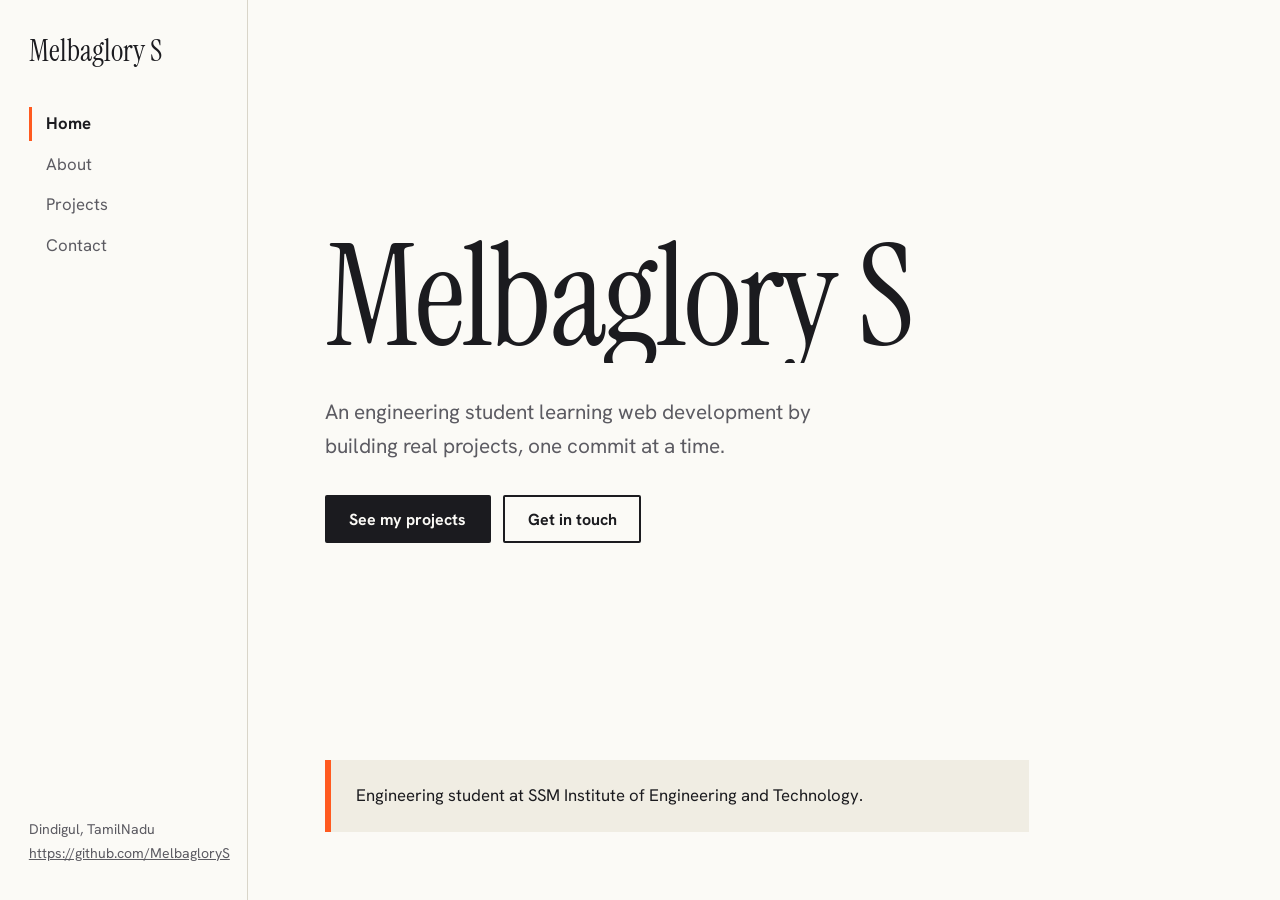
<file: index.html>
<!DOCTYPE html>
<html lang="en">
<head>
  <meta charset="UTF-8">
  <meta name="viewport" content="width=device-width, initial-scale=1">
  <title>Home | Melbaglory S</title>
  <meta name="description" content="Portfolio of Melbaglory S. Student developer building practical web tools.">
  <link rel="preconnect" href="https://fonts.googleapis.com">
  <link rel="preconnect" href="https://fonts.gstatic.com" crossorigin>
  <link href="https://fonts.googleapis.com/css2?family=Hanken+Grotesk:wght@400;500;700&family=Instrument+Serif:ital@0;1&display=swap" rel="stylesheet">
  <link rel="icon" href="data:image/svg+xml,<svg xmlns=%22http://www.w3.org/2000/svg%22 viewBox=%220 0 100 100%22><rect width=%22100%22 height=%22100%22 rx=%2218%22 fill=%22%23FF5A1F%22/><text x=%2250%22 y=%2272%22 font-size=%2270%22 text-anchor=%22middle%22 font-family=%22Georgia,serif%22 fill=%22%23FBFAF6%22>M</text></svg>">  
  <link rel="stylesheet" href="assets/css/style.css">
</head>
<body>
  <a class="skip" href="#main">Skip to content</a>
  <header class="side">
    <a class="brand" href="index.html">Melbaglory S</a>
    <button class="menu-btn" aria-expanded="false" aria-controls="nav">Menu</button>
    <nav id="nav" aria-label="Main">
      <a href="index.html" aria-current="page">Home</a>
      <a href="about.html">About</a>
      <a href="projects.html">Projects</a>
      <a href="contact.html">Contact</a>
    </nav>
    <p class="side-foot">Dindigul, TamilNadu<br><a href="#">https://github.com/MelbagloryS</a></p>
  </header>
  <main id="main">
    <section class="hero">
      <h1><span class="line">Melbaglory S</span></h1>
      <p class="lede">An engineering student learning web development by building real projects, one commit at a time.</p>
      <div class="actions">
        <a class="btn" href="projects.html">See my projects</a>
        <a class="btn ghost" href="contact.html">Get in touch</a>
      </div>
    </section>
    <section class="strip">
      <p>Engineering student at SSM Institute of Engineering and Technology.</p>
    </section>
  </main>
  <script src="assets/js/main.js"></script>
</body>
</html>
</file>
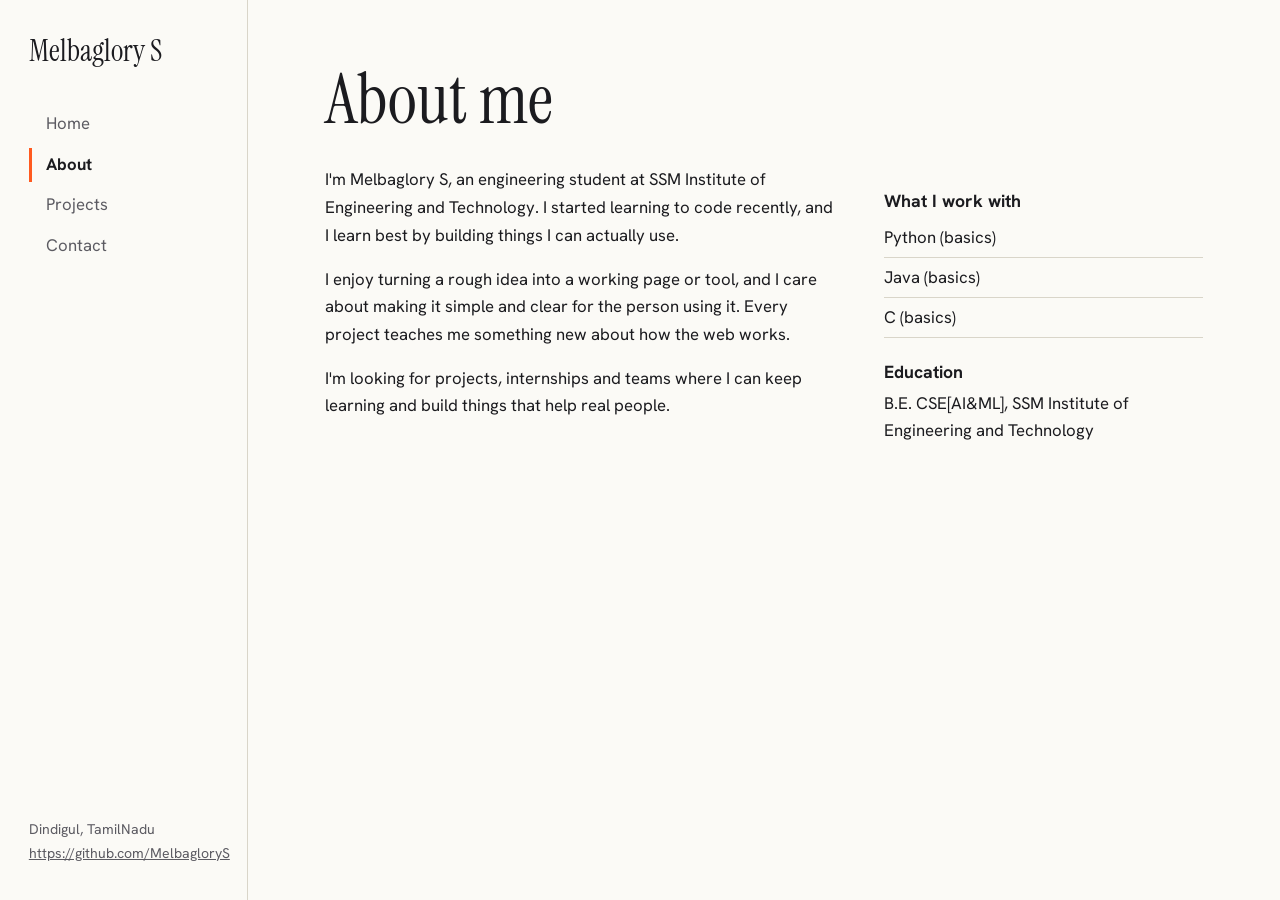
<file: about.html>
<!-- about.html -->
<!DOCTYPE html>
<html lang="en">
<head>
  <meta charset="UTF-8">
  <meta name="viewport" content="width=device-width, initial-scale=1">
  <title>About | Melbaglory S</title>
  <meta name="description" content="Portfolio of Melbaglory S. Student developer building practical web tools.">
  <link rel="preconnect" href="https://fonts.googleapis.com">
  <link rel="preconnect" href="https://fonts.gstatic.com" crossorigin>
  <link href="https://fonts.googleapis.com/css2?family=Hanken+Grotesk:wght@400;500;700&family=Instrument+Serif:ital@0;1&display=swap" rel="stylesheet">
  <link rel="icon" href="data:image/svg+xml,<svg xmlns=%22http://www.w3.org/2000/svg%22 viewBox=%220 0 100 100%22><rect width=%22100%22 height=%22100%22 rx=%2218%22 fill=%22%23FF5A1F%22/><text x=%2250%22 y=%2272%22 font-size=%2270%22 text-anchor=%22middle%22 font-family=%22Georgia,serif%22 fill=%22%23FBFAF6%22>M</text></svg>">
  <link rel="stylesheet" href="assets/css/style.css">
</head>
<body>
  <a class="skip" href="#main">Skip to content</a>
  <header class="side">
    <a class="brand" href="index.html">Melbaglory S</a>
    <button class="menu-btn" aria-expanded="false" aria-controls="nav">Menu</button>
    <nav id="nav" aria-label="Main">
      <a href="index.html">Home</a>
      <a href="about.html" aria-current="page">About</a>
      <a href="projects.html">Projects</a>
      <a href="contact.html">Contact</a>
    </nav>
    <p class="side-foot">Dindigul, TamilNadu<br><a href="#">https://github.com/MelbagloryS</a></p>
  </header>
  <main id="main">
    <section class="block">
      <h2>About me</h2>
      <div class="cols">
        <div>
          <p>I'm Melbaglory S, an engineering student at SSM Institute of Engineering and Technology. I started learning to code recently, and I learn best by building things I can actually use.</p>
          <p>I enjoy turning a rough idea into a working page or tool, and I care about making it simple and clear for the person using it. Every project teaches me something new about how the web works.</p>
          <p>I'm looking for projects, internships and teams where I can keep learning and build things that help real people.</p>
        </div>
        <aside>
          <h3>What I work with</h3>
          <ul class="plain">
            <li>Python (basics)</li>
            <li>Java (basics)</li>
            <li>C (basics)</li>
          </ul>
          <h3>Education</h3>
          <p>B.E. CSE[AI&ML], SSM Institute of Engineering and Technology</p>
        </aside>
      </div>
    </section>
  </main>
  <script src="assets/js/main.js"></script>
</body>
</html>
</file>
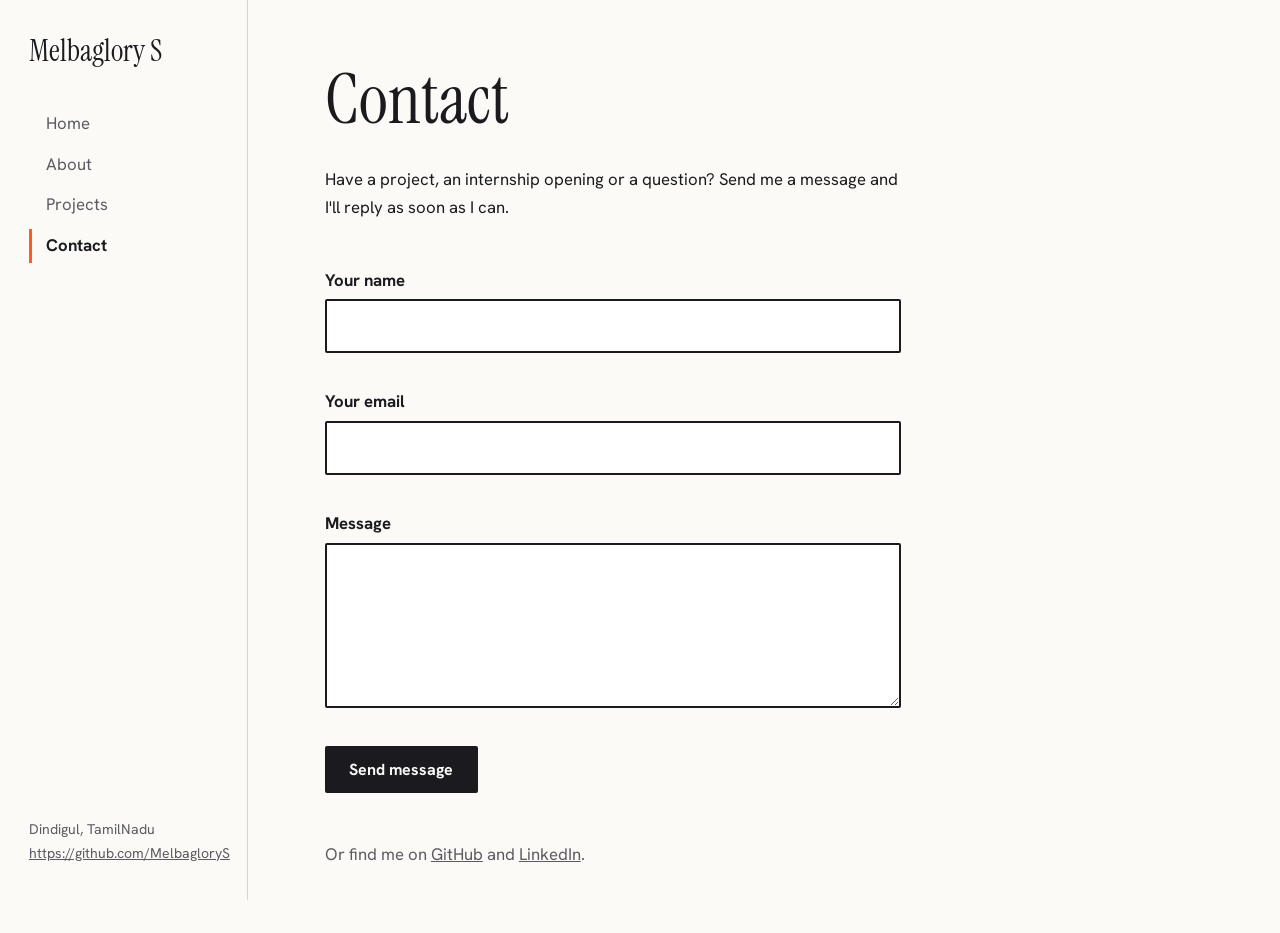
<file: contact.html>
<!-- contact.html -->
<!DOCTYPE html>
<html lang="en">
<head>
  <meta charset="UTF-8">
  <meta name="viewport" content="width=device-width, initial-scale=1">
  <title>Contact | Melbaglory S</title>
  <meta name="description" content="Portfolio of Melbaglory S. Student developer building practical web tools.">
  <link rel="preconnect" href="https://fonts.googleapis.com">
  <link rel="preconnect" href="https://fonts.gstatic.com" crossorigin>
  <link href="https://fonts.googleapis.com/css2?family=Hanken+Grotesk:wght@400;500;700&family=Instrument+Serif:ital@0;1&display=swap" rel="stylesheet">
  <link rel="icon" href="data:image/svg+xml,<svg xmlns=%22http://www.w3.org/2000/svg%22 viewBox=%220 0 100 100%22><rect width=%22100%22 height=%22100%22 rx=%2218%22 fill=%22%23FF5A1F%22/><text x=%2250%22 y=%2272%22 font-size=%2270%22 text-anchor=%22middle%22 font-family=%22Georgia,serif%22 fill=%22%23FBFAF6%22>M</text></svg>">
  <link rel="stylesheet" href="assets/css/style.css">
</head>
<body>
  <a class="skip" href="#main">Skip to content</a>
  <header class="side">
    <a class="brand" href="index.html">Melbaglory S</a>
    <button class="menu-btn" aria-expanded="false" aria-controls="nav">Menu</button>
    <nav id="nav" aria-label="Main">
      <a href="index.html">Home</a>
      <a href="about.html">About</a>
      <a href="projects.html">Projects</a>
      <a href="contact.html" aria-current="page">Contact</a>
    </nav>
    <p class="side-foot">Dindigul, TamilNadu<br><a href="#">https://github.com/MelbagloryS</a></p>
  </header>
  <main id="main">
    <section class="block narrow">
      <h2>Contact</h2>
      <p>Have a project, an internship opening or a question? Send me a message and I'll reply as soon as I can.</p>
      <form id="contact-form" novalidate>
        <label for="name">Your name</label>
        <input id="name" name="name" type="text" autocomplete="name" required>
        <p class="err" id="err-name"></p>
        <label for="email">Your email</label>
        <input id="email" name="email" type="email" autocomplete="email" required>
        <p class="err" id="err-email"></p>
        <label for="message">Message</label>
        <textarea id="message" name="message" rows="5" required></textarea>
        <p class="err" id="err-message"></p>
        <button class="btn" type="submit">Send message</button>
        <p class="status" id="status" role="status" aria-live="polite"></p>
      </form>
      <p class="alt">Or find me on <a href="https://github.com/MelbagloryS" target="_blank" rel="noopener">GitHub</a> and <a href="https://www.linkedin.com/in/melbaglory-s-384571386/" target="_blank" rel="noopener">LinkedIn</a>.</p>
    </section>
  </main>
  <script src="assets/js/main.js"></script>
</body>
</html>
</file>
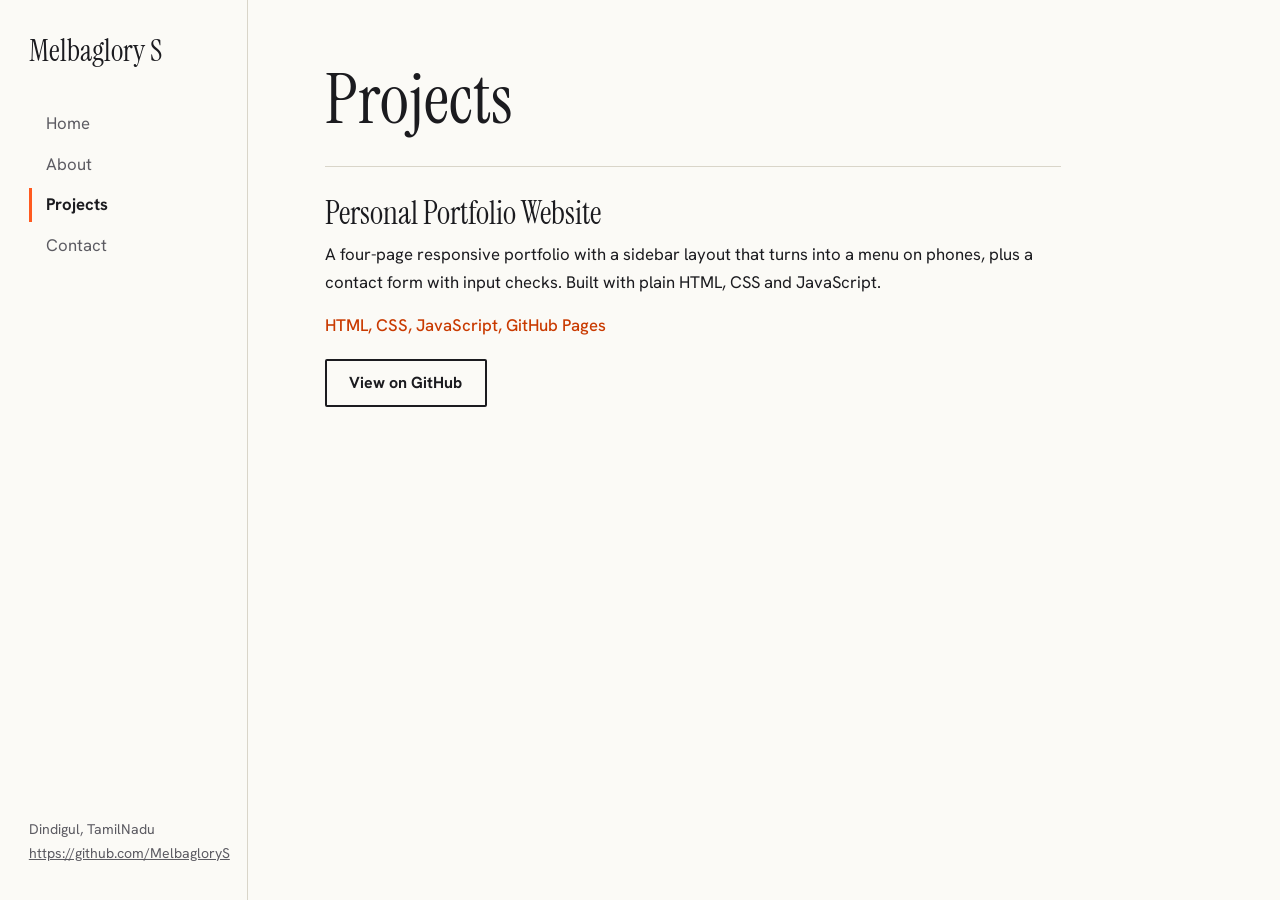
<file: projects.html>
<!-- projects.html -->
<!DOCTYPE html>
<html lang="en">
<head>
  <meta charset="UTF-8">
  <meta name="viewport" content="width=device-width, initial-scale=1">
  <title>Projects | Melbaglory S</title>
  <meta name="description" content="Portfolio of Melbaglory S. Student developer building practical web tools.">
  <link rel="preconnect" href="https://fonts.googleapis.com">
  <link rel="preconnect" href="https://fonts.gstatic.com" crossorigin>
  <link href="https://fonts.googleapis.com/css2?family=Hanken+Grotesk:wght@400;500;700&family=Instrument+Serif:ital@0;1&display=swap" rel="stylesheet">
  <link rel="icon" href="data:image/svg+xml,<svg xmlns=%22http://www.w3.org/2000/svg%22 viewBox=%220 0 100 100%22><rect width=%22100%22 height=%22100%22 rx=%2218%22 fill=%22%23FF5A1F%22/><text x=%2250%22 y=%2272%22 font-size=%2270%22 text-anchor=%22middle%22 font-family=%22Georgia,serif%22 fill=%22%23FBFAF6%22>M</text></svg>">  
  <link rel="stylesheet" href="assets/css/style.css">
</head>
<body>
  <a class="skip" href="#main">Skip to content</a>
  <header class="side">
    <a class="brand" href="index.html">Melbaglory S</a>
    <button class="menu-btn" aria-expanded="false" aria-controls="nav">Menu</button>
    <nav id="nav" aria-label="Main">
      <a href="index.html">Home</a>
      <a href="about.html">About</a>
      <a href="projects.html" aria-current="page">Projects</a>
      <a href="contact.html">Contact</a>
    </nav>
    <p class="side-foot">Dindigul, TamilNadu<br><a href="#">https://github.com/MelbagloryS</a></p>
  </header>
  <main id="main">
    <section class="block">
      <h2>Projects</h2>
      <article class="project">
        <h3>Personal Portfolio Website</h3>
        <p>A four-page responsive portfolio with a sidebar layout that turns into a menu on phones, plus a contact form with input checks. Built with plain HTML, CSS and JavaScript.</p>
        <p class="tags">HTML, CSS, JavaScript, GitHub Pages</p>
        <a class="btn ghost" href="https://github.com/MelbagloryS/portfolio" target="_blank" rel="noopener">View on GitHub</a>
      </article>
    </section>
  </main>
  <script src="assets/js/main.js"></script>
</body>
</html>
</file>
<file: assets/css/style.css>
/* assets/css/style.css */
/* Light editorial portfolio. Colours and fonts live in :root so they are easy to change. */
:root{
  --paper:#FBFAF6; --tint:#F0EDE3; --ink:#1B1B1F; --mute:#5C5B62; --line:#D9D5C9;
  --hot:#FF5A1F; --hot-dark:#C93A00;
  --serif:"Instrument Serif",Georgia,serif; --sans:"Hanken Grotesk",system-ui,sans-serif;
  --side:15.5rem;
}
*{box-sizing:border-box;margin:0}
html{scroll-behavior:smooth}
body{background:var(--paper);color:var(--ink);font:400 1.05rem/1.65 var(--sans);min-height:100vh}
a{color:inherit}
:focus-visible{outline:3px solid var(--hot);outline-offset:3px}
.skip{position:absolute;left:-999px;background:var(--ink);color:#fff;padding:.5rem 1rem}
.skip:focus{left:1rem;top:1rem;z-index:10}

/* Sidebar (desktop) */
.side{position:fixed;inset:0 auto 0 0;width:var(--side);padding:2.2rem 1.8rem;border-right:1px solid var(--line);display:flex;flex-direction:column;gap:2.5rem;background:var(--paper)}
.brand{font:400 1.9rem/1.05 var(--serif);text-decoration:none}
.menu-btn{display:none}
nav{display:flex;flex-direction:column;gap:.4rem}
nav a{text-decoration:none;color:var(--mute);padding:.2rem 0 .2rem .9rem;border-left:3px solid transparent;transition:color .15s,border-color .15s}
nav a:hover{color:var(--ink)}
nav a[aria-current]{color:var(--ink);font-weight:700;border-left-color:var(--hot)}
.side-foot{margin-top:auto;font-size:.88rem;color:var(--mute)}

main{margin-left:var(--side);padding:4rem clamp(1.5rem,6vw,5rem)}

/* Hero: the one big moment */
.hero{min-height:72vh;display:flex;flex-direction:column;justify-content:center;gap:2rem}
h1{font:400 clamp(3.6rem,11vw,9.5rem)/.92 var(--serif);letter-spacing:-.02em}
h1 .line{display:block;overflow:hidden}
.lede{max-width:34rem;font-size:1.3rem;color:var(--mute)}
.actions{display:flex;flex-wrap:wrap;gap:.8rem}
.btn{display:inline-block;background:var(--ink);color:var(--paper);border:2px solid var(--ink);padding:.7rem 1.4rem;font:700 1rem var(--sans);text-decoration:none;cursor:pointer;border-radius:2px;transition:background .15s,border-color .15s}
.btn:hover{background:var(--hot-dark);border-color:var(--hot-dark)}
.btn.ghost{background:transparent;color:var(--ink)}
.btn.ghost:hover{background:var(--ink);color:var(--paper);border-color:var(--ink)}
.strip{margin-top:3rem;padding:1.4rem 1.6rem;background:var(--tint);border-left:6px solid var(--hot);max-width:44rem}

/* Inner pages */
.block h2{font:400 clamp(2.6rem,6vw,4.4rem)/1 var(--serif);margin-bottom:2rem}
.block h3{font:700 1.1rem var(--sans);margin:1.4rem 0 .4rem}
.block p+p{margin-top:1rem}
.cols{display:grid;grid-template-columns:1.6fr 1fr;gap:3rem}
.cols p{max-width:38rem}
.plain{list-style:none;padding:0}
.plain li{padding:.35rem 0;border-bottom:1px solid var(--line)}
.project{padding:1.8rem 0;border-top:1px solid var(--line);max-width:46rem}
.project h3{font:400 2rem/1.1 var(--serif);margin:0 0 .6rem}
.tags{color:var(--hot-dark);font-weight:500;margin:.8rem 0 1.2rem}

/* Form */
.narrow{max-width:36rem}
form{margin-top:1.8rem;display:flex;flex-direction:column}
label{font-weight:700;margin-top:1rem}
input,textarea{font:inherit;padding:.7rem .8rem;border:2px solid var(--ink);background:#fff;border-radius:2px;margin-top:.3rem}
input[aria-invalid=true],textarea[aria-invalid=true]{border-color:var(--hot-dark)}
.err{color:var(--hot-dark);font-size:.9rem;min-height:1.2rem}
form .btn{align-self:flex-start;margin-top:1.2rem}
.status{margin-top:1rem;font-weight:700}
.alt{margin-top:2rem;color:var(--mute)}

/* One entrance moment on the home page only */
.hero h1 .line{animation:rise .9s cubic-bezier(.2,.7,.2,1) both}
.hero h1 .line:nth-child(2){animation-delay:.12s}
@keyframes rise{from{transform:translateY(100%)}to{transform:none}}
@media (prefers-reduced-motion:reduce){*{animation:none!important;transition:none!important;scroll-behavior:auto}}

/* Tablet and phone: sidebar becomes a top bar with a menu button */
@media (max-width:900px){
  .side{position:sticky;top:0;inset:auto;width:100%;flex-direction:row;flex-wrap:wrap;align-items:center;justify-content:space-between;gap:0;padding:.8rem 1.2rem;border-right:0;border-bottom:1px solid var(--line);z-index:5}
  .brand{font-size:1.3rem;line-height:1.1}
  .menu-btn{display:block;background:none;border:2px solid var(--ink);padding:.4rem .9rem;font:700 .95rem var(--sans);cursor:pointer;border-radius:2px}
  nav{display:none;width:100%;padding-top:.8rem}
  nav.open{display:flex}
  .side-foot{display:none}
  main{margin-left:0;padding:2.5rem 1.2rem}
  .hero{min-height:60vh}
  .cols{grid-template-columns:1fr;gap:1rem}
}
</file>
